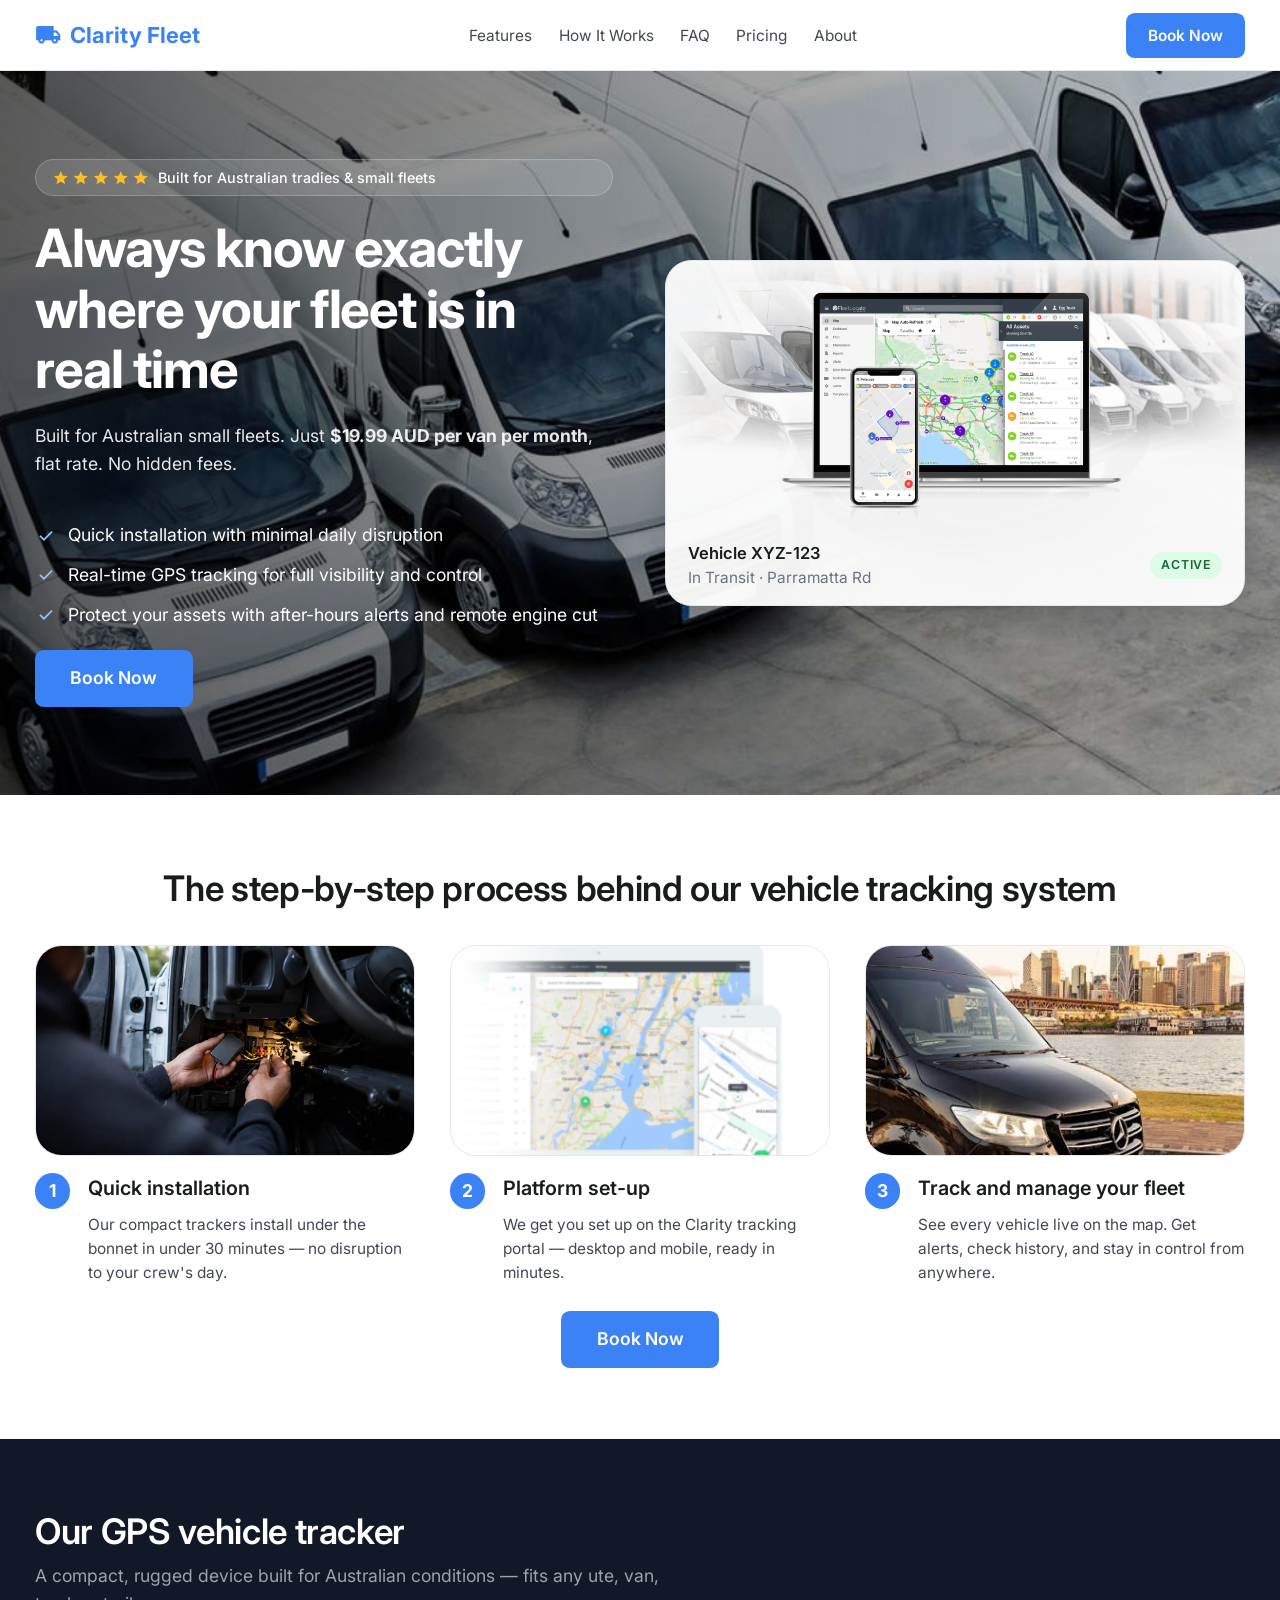
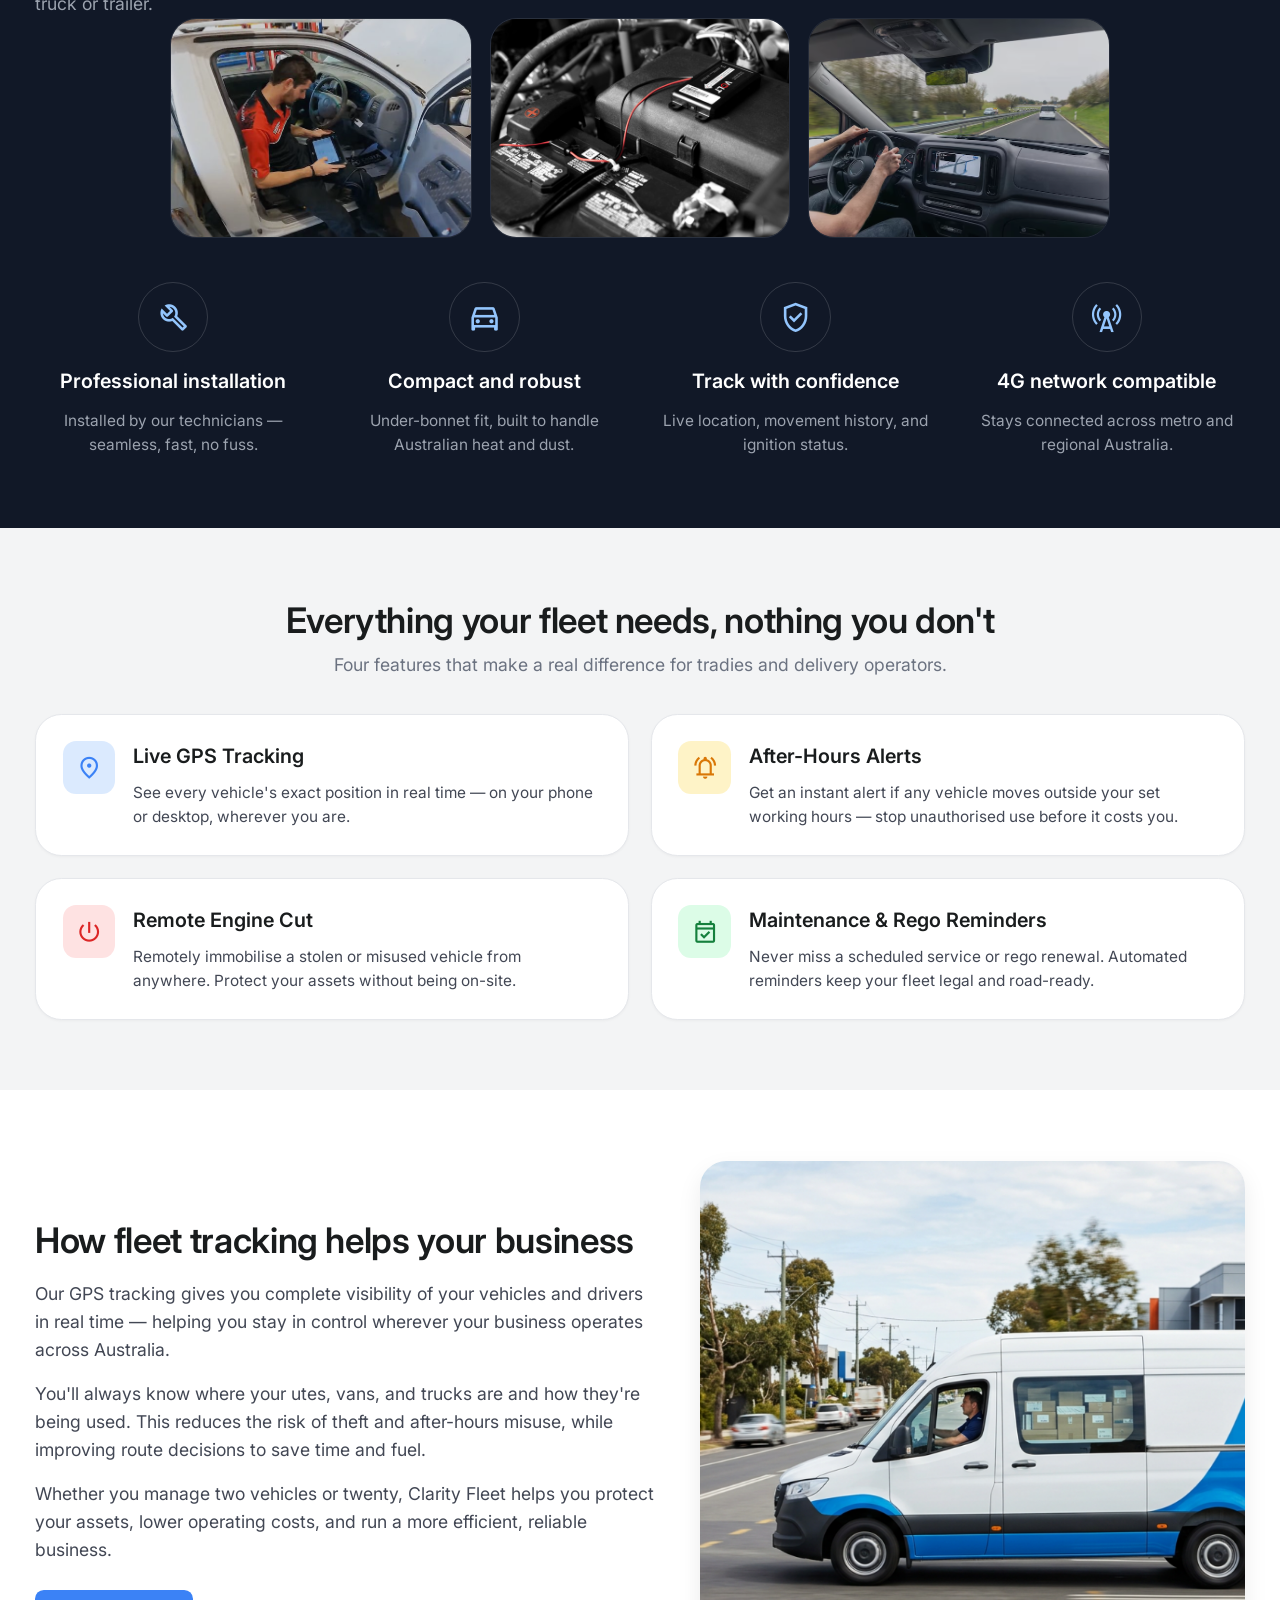
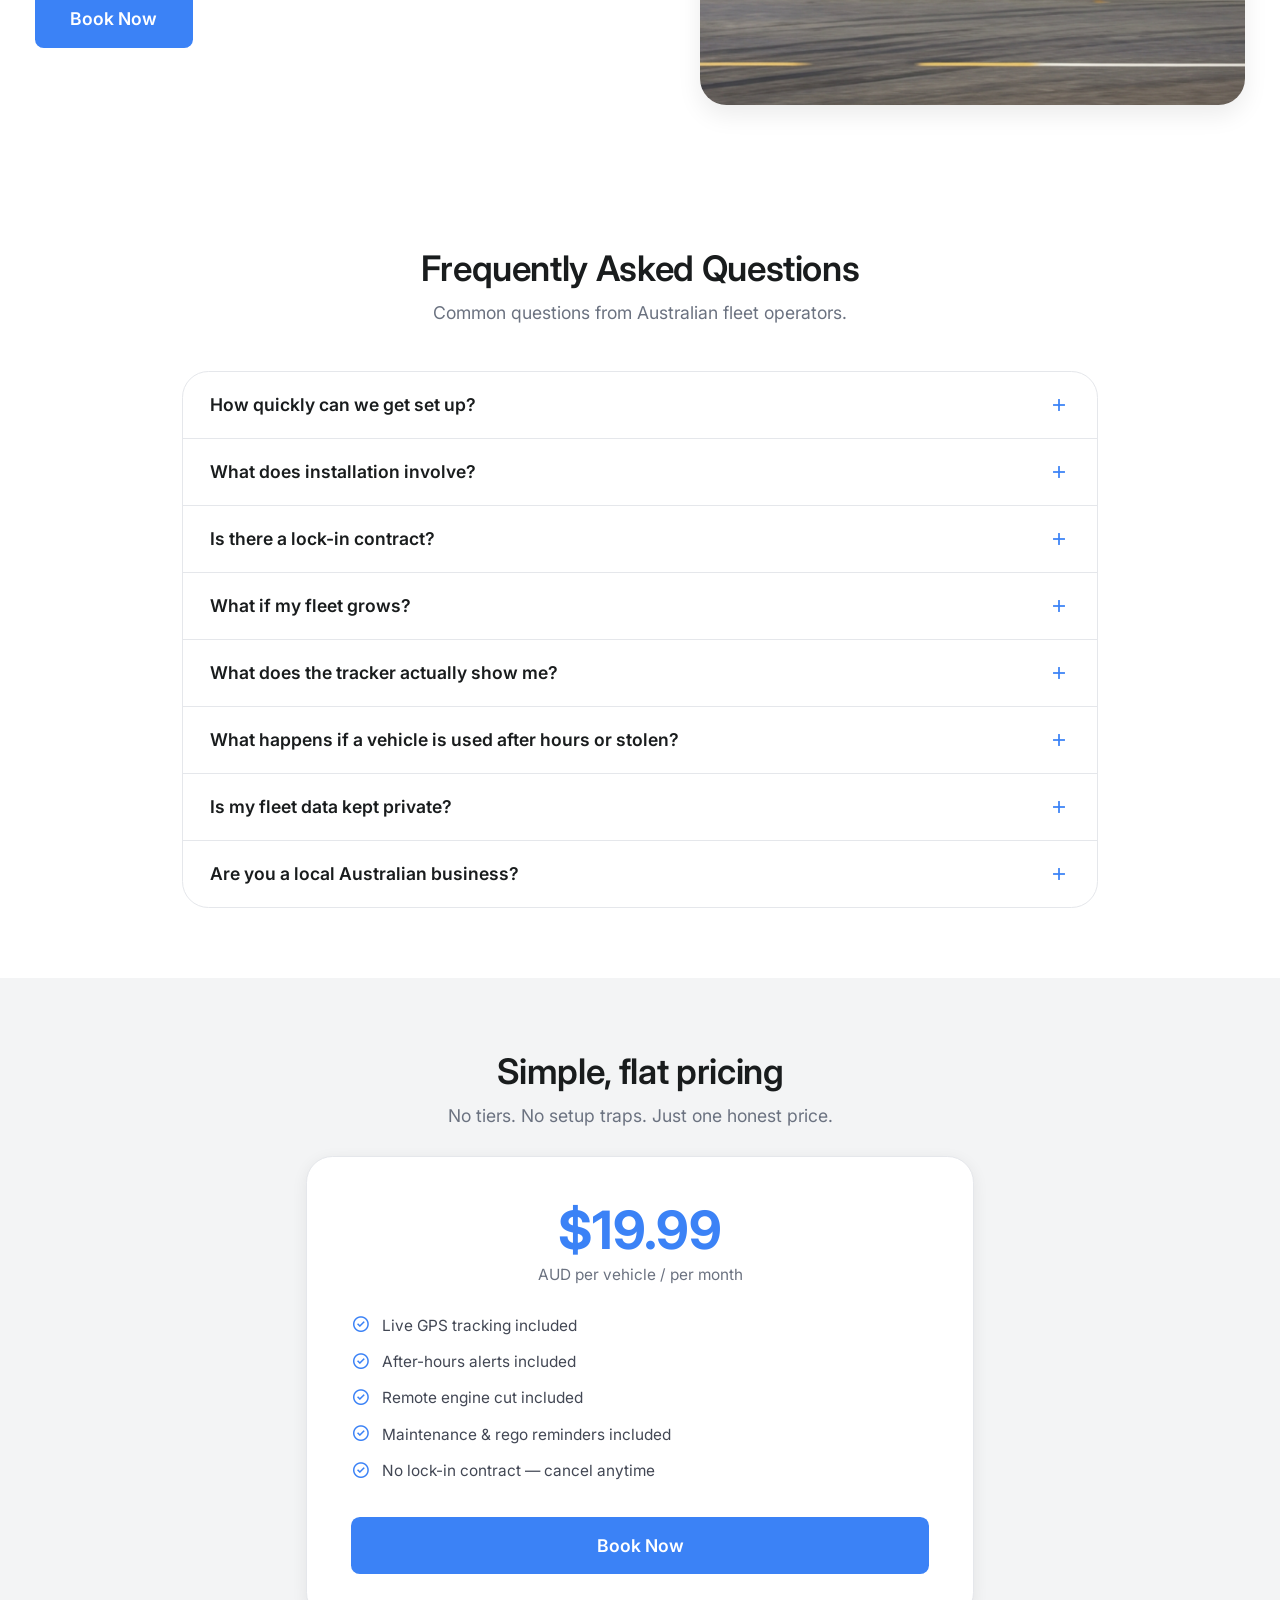
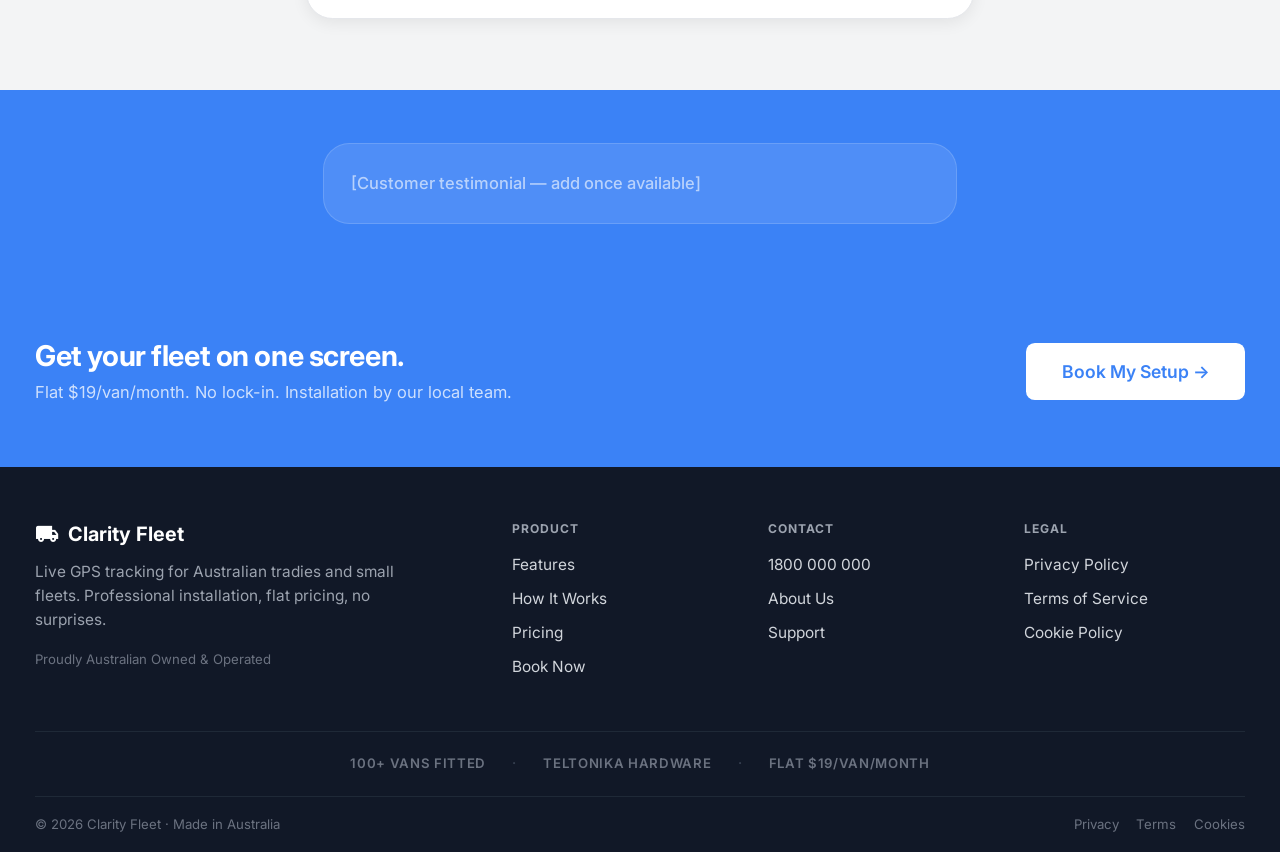
<file: index.html>
<!DOCTYPE html>
<html lang="en">
<head>
  <meta charset="utf-8">
  <meta name="viewport" content="width=device-width, initial-scale=1.0">
  <title>Clarity Fleet – GPS Tracking for Australian Tradies & Small Fleets</title>
  <meta name="description" content="Live GPS tracking for utes, vans and trucks. $19.99 AUD/van/month, flat rate. No hidden fees. Built for Australian tradies and small fleets.">

  <!-- TODO: paste Google Ads gtag conversion snippet here -->

  <link rel="preconnect" href="https://fonts.googleapis.com">
  <link rel="preconnect" href="https://fonts.gstatic.com" crossorigin>
  <link href="https://fonts.googleapis.com/css2?family=Inter:wght@400;500;600;700&display=swap" rel="stylesheet">
  <link href="https://fonts.googleapis.com/css2?family=Material+Symbols+Outlined:wght,FILL@400,0..1&display=block" rel="stylesheet">
  <link rel="stylesheet" href="styles.css">
  <link rel="stylesheet" href="landing.css">
</head>
<body>

<!-- ── NAV ── -->
<nav class="nav">
  <div class="container nav-inner">
    <a class="nav-brand" href="index.html">
      <span class="material-symbols-outlined" style="font-variation-settings:'FILL' 1;">local_shipping</span>
      Clarity Fleet
    </a>
    <ul class="nav-links">
      <li><a href="#features">Features</a></li>
      <li><a href="#how-it-works">How It Works</a></li>
      <li><a href="#faq">FAQ</a></li>
      <li><a href="#pricing">Pricing</a></li>
      <li><a href="#about">About</a></li>
    </ul>
    <a class="btn btn-primary book-now-link" href="book.html">Book Now</a>
  </div>
</nav>

<!-- ── HERO ── -->
<section class="hero">
  <div class="container hero-inner">
    <div class="hero-copy">
      <div class="trust-strip">
        <span class="stars">
          <span class="material-symbols-outlined" style="font-variation-settings:'FILL' 1;">star</span>
          <span class="material-symbols-outlined" style="font-variation-settings:'FILL' 1;">star</span>
          <span class="material-symbols-outlined" style="font-variation-settings:'FILL' 1;">star</span>
          <span class="material-symbols-outlined" style="font-variation-settings:'FILL' 1;">star</span>
          <span class="material-symbols-outlined" style="font-variation-settings:'FILL' 1;">star</span>
        </span>
        Built for Australian tradies &amp; small fleets
      </div>

      <h1 class="text-display text-white">
        Always know exactly where your fleet is in real time
      </h1>

      <p class="text-body-lg text-white" style="max-width:32rem;opacity:.9;">
        Built for Australian small fleets. Just <strong>$19.99 AUD per van per month</strong>, flat rate. No hidden fees.
      </p>

      <ul class="check-list" style="color:#fff;">
        <li>
          <span class="material-symbols-outlined" style="color:#93c5fd;">check</span>
          Quick installation with minimal daily disruption
        </li>
        <li>
          <span class="material-symbols-outlined" style="color:#93c5fd;">check</span>
          Real-time GPS tracking for full visibility and control
        </li>
        <li>
          <span class="material-symbols-outlined" style="color:#93c5fd;">check</span>
          Protect your assets with after-hours alerts and remote engine cut
        </li>
      </ul>

      <div>
        <a class="btn btn-primary btn-primary-lg book-now-link" href="book.html">Book Now</a>
      </div>
    </div>

    <div class="hero-card">
      <img src="dashboard-mockup.jpg" alt="Clarity Fleet live tracking dashboard on laptop and phone">
      <div class="hero-card-footer">
        <div>
          <p class="text-title" style="font-size:.9375rem;">Vehicle XYZ-123</p>
          <p class="text-body text-muted">In Transit · Parramatta Rd</p>
        </div>
        <span class="vehicle-badge">Active</span>
      </div>
    </div>
  </div>
</section>

<!-- ── HOW IT WORKS ── -->
<section class="section" style="background:#fff;" id="how-it-works">
  <div class="container">
    <div class="text-center mb-8 max-w-2xl">
      <h2 class="text-headline">The step-by-step process behind our vehicle tracking system</h2>
    </div>

    <div class="process-grid">
      <div style="display:flex;flex-direction:column;gap:1rem;">
        <img class="process-img" src="process-1-install.jpg" alt="Technician wiring GPS tracker into vehicle fuse panel">
        <div style="display:flex;gap:1rem;align-items:flex-start;">
          <span class="step-badge">1</span>
          <div>
            <p class="text-title mb-2">Quick installation</p>
            <p class="text-body">Our compact trackers install under the bonnet in under 30 minutes — no disruption to your crew's day.</p>
          </div>
        </div>
      </div>

      <div style="display:flex;flex-direction:column;gap:1rem;">
        <img class="process-img" src="process-2-setup.jpg" alt="Setting up the Clarity Fleet tracking portal on phone and desktop">
        <div style="display:flex;gap:1rem;align-items:flex-start;">
          <span class="step-badge">2</span>
          <div>
            <p class="text-title mb-2">Platform set-up</p>
            <p class="text-body">We get you set up on the Clarity tracking portal — desktop and mobile, ready in minutes.</p>
          </div>
        </div>
      </div>

      <div style="display:flex;flex-direction:column;gap:1rem;">
        <img class="process-img" src="process-3-tracking.jpg" alt="Van out on the road across Sydney">
        <div style="display:flex;gap:1rem;align-items:flex-start;">
          <span class="step-badge">3</span>
          <div>
            <p class="text-title mb-2">Track and manage your fleet</p>
            <p class="text-body">See every vehicle live on the map. Get alerts, check history, and stay in control from anywhere.</p>
          </div>
        </div>
      </div>
    </div>

    <div class="text-center mt-6">
      <a class="btn btn-primary btn-primary-lg book-now-link" href="book.html">Book Now</a>
    </div>
  </div>
</section>

<!-- ── HARDWARE / TRACKER ── -->
<section class="hw-section">
  <div class="container">
    <h2 class="text-headline text-white mb-2">Our GPS vehicle tracker</h2>
    <p class="text-body-lg" style="color:#9ca3af;max-width:36rem;">A compact, rugged device built for Australian conditions — fits any ute, van, truck or trailer.</p>

    <div class="hw-images">
      <img class="hw-img-side" src="hardware-side-1.jpg" alt="Auto electrician tools and equipment">
      <img class="hw-img-main" src="hardware-main.jpg" alt="GPS tracker installed on vehicle battery in engine bay">
      <img class="hw-img-side" src="hardware-side-2.jpg" alt="Open engine bay panel ready for tracker installation">
    </div>

    <div class="hw-grid">
      <div class="hw-feature">
        <div class="hw-feature-icon"><span class="material-symbols-outlined">build</span></div>
        <p class="text-title text-white">Professional installation</p>
        <p class="text-body" style="color:#9ca3af;">Installed by our technicians — seamless, fast, no fuss.</p>
      </div>
      <div class="hw-feature">
        <div class="hw-feature-icon"><span class="material-symbols-outlined">directions_car</span></div>
        <p class="text-title text-white">Compact and robust</p>
        <p class="text-body" style="color:#9ca3af;">Under-bonnet fit, built to handle Australian heat and dust.</p>
      </div>
      <div class="hw-feature">
        <div class="hw-feature-icon"><span class="material-symbols-outlined">verified_user</span></div>
        <p class="text-title text-white">Track with confidence</p>
        <p class="text-body" style="color:#9ca3af;">Live location, movement history, and ignition status.</p>
      </div>
      <div class="hw-feature">
        <div class="hw-feature-icon"><span class="material-symbols-outlined">cell_tower</span></div>
        <p class="text-title text-white">4G network compatible</p>
        <p class="text-body" style="color:#9ca3af;">Stays connected across metro and regional Australia.</p>
      </div>
    </div>
  </div>
</section>

<!-- ── VALUE PROPS ── -->
<section class="section" style="background:#f3f4f5;" id="features">
  <div class="container">
    <div class="text-center mb-8 max-w-2xl">
      <h2 class="text-headline">Everything your fleet needs, nothing you don't</h2>
      <p class="text-body-lg text-muted mt-2">Four features that make a real difference for tradies and delivery operators.</p>
    </div>

    <div class="vp-grid">
      <div class="vp-card">
        <div class="vp-icon ic-blue"><span class="material-symbols-outlined">location_on</span></div>
        <div>
          <p class="text-title mb-2">Live GPS Tracking</p>
          <p class="text-body">See every vehicle's exact position in real time — on your phone or desktop, wherever you are.</p>
        </div>
      </div>
      <div class="vp-card">
        <div class="vp-icon ic-amber"><span class="material-symbols-outlined">notifications_active</span></div>
        <div>
          <p class="text-title mb-2">After-Hours Alerts</p>
          <p class="text-body">Get an instant alert if any vehicle moves outside your set working hours — stop unauthorised use before it costs you.</p>
        </div>
      </div>
      <div class="vp-card">
        <div class="vp-icon ic-red"><span class="material-symbols-outlined">power_settings_new</span></div>
        <div>
          <p class="text-title mb-2">Remote Engine Cut</p>
          <p class="text-body">Remotely immobilise a stolen or misused vehicle from anywhere. Protect your assets without being on-site.</p>
        </div>
      </div>
      <div class="vp-card">
        <div class="vp-icon ic-green"><span class="material-symbols-outlined">event_available</span></div>
        <div>
          <p class="text-title mb-2">Maintenance &amp; Rego Reminders</p>
          <p class="text-body">Never miss a scheduled service or rego renewal. Automated reminders keep your fleet legal and road-ready.</p>
        </div>
      </div>
    </div>
  </div>
</section>

<!-- ── BENEFITS ── -->
<section class="section" style="background:#fff;">
  <div class="container benefits-inner">
    <div class="benefits-copy">
      <h2 class="text-headline mb-4">How fleet tracking helps your business</h2>
      <p class="text-body-lg" style="margin-bottom:.875rem;">Our GPS tracking gives you complete visibility of your vehicles and drivers in real time — helping you stay in control wherever your business operates across Australia.</p>
      <p class="text-body-lg" style="margin-bottom:.875rem;">You'll always know where your utes, vans, and trucks are and how they're being used. This reduces the risk of theft and after-hours misuse, while improving route decisions to save time and fuel.</p>
      <p class="text-body-lg">Whether you manage two vehicles or twenty, Clarity Fleet helps you protect your assets, lower operating costs, and run a more efficient, reliable business.</p>
      <div class="mt-6">
        <a class="btn btn-primary btn-primary-lg book-now-link" href="book.html">Book Now</a>
      </div>
    </div>
    <div class="benefits-img">
      <img src="benefits-photo.jpg" alt="Van on the road representing a small Australian fleet">
    </div>
  </div>
</section>

<!-- ── FAQ ── -->
<section class="section faq-section" id="faq">
  <div class="container text-center max-w-2xl">
    <h2 class="text-headline">Frequently Asked Questions</h2>
    <p class="text-body-lg text-muted mt-2">Common questions from Australian fleet operators.</p>

    <div class="faq-list">

      <div class="faq-item">
        <button class="faq-question" aria-expanded="false">
          How quickly can we get set up?
          <span class="material-symbols-outlined faq-icon">add</span>
        </button>
        <div class="faq-answer">
          <p>Once you book, our team is in touch within 1 business day to schedule installation. Each vehicle takes under 30 minutes to fit, with minimal disruption to your day. If you've got more than a couple of vehicles, no need to bring them to us — we'll come to you and fit the whole fleet on site.</p>
        </div>
      </div>

      <div class="faq-item">
        <button class="faq-question" aria-expanded="false">
          What does installation involve?
          <span class="material-symbols-outlined faq-icon">add</span>
        </button>
        <div class="faq-answer">
          <p>Each tracker is professionally installed by our technician, wired directly into your vehicle's ignition circuit — a permanent, secure fit, not a plug-in dongle that can be bumped loose or unplugged. It's fitted neatly under the dashboard, completely out of sight, so there's nothing visible for anyone to tamper with or notice.</p>
        </div>
      </div>

      <div class="faq-item">
        <button class="faq-question" aria-expanded="false">
          Is there a lock-in contract?
          <span class="material-symbols-outlined faq-icon">add</span>
        </button>
        <div class="faq-answer">
          <p>No lock-in, no long-term contract, no surprises. Cancel anytime.</p>
        </div>
      </div>

      <div class="faq-item">
        <button class="faq-question" aria-expanded="false">
          What if my fleet grows?
          <span class="material-symbols-outlined faq-icon">add</span>
        </button>
        <div class="faq-answer">
          <p>As your fleet grows, we simply add the new tracker to your vehicle and connect it straight into your existing dashboard, right alongside the rest of your fleet.</p>
        </div>
      </div>

      <div class="faq-item">
        <button class="faq-question" aria-expanded="false">
          What does the tracker actually show me?
          <span class="material-symbols-outlined faq-icon">add</span>
        </button>
        <div class="faq-answer">
          <p>Live GPS location, ignition status, and movement history — full visibility of where every vehicle is and whether it's running. It doesn't read engine fault codes or full vehicle diagnostics.</p>
        </div>
      </div>

      <div class="faq-item">
        <button class="faq-question" aria-expanded="false">
          What happens if a vehicle is used after hours or stolen?
          <span class="material-symbols-outlined faq-icon">add</span>
        </button>
        <div class="faq-answer">
          <p>You'll get an alert the moment a vehicle moves outside your set working hours, so you can act on it straight away.</p>
        </div>
      </div>

      <div class="faq-item">
        <button class="faq-question" aria-expanded="false">
          Is my fleet data kept private?
          <span class="material-symbols-outlined faq-icon">add</span>
        </button>
        <div class="faq-answer">
          <p>Yes. Your fleet data is only ever accessible to you and your team — no other Clarity Fleet customer can see it, and it's never shared or sold to third parties. Everything's hosted on a secure server, and your data is used for one purpose only: powering your own dashboard so you can see your own fleet.</p>
        </div>
      </div>

      <div class="faq-item">
        <button class="faq-question" aria-expanded="false">
          Are you a local Australian business?
          <span class="material-symbols-outlined faq-icon">add</span>
        </button>
        <div class="faq-answer">
          <p>Yes — Clarity Fleet is Australian owned and operated. When you call, you're speaking directly to the person who built and runs the platform, not a call centre.</p>
        </div>
      </div>

    </div>
  </div>
</section>

<!-- ── PRICING ── -->
<section class="section" style="background:#f3f4f5;" id="pricing">
  <div class="container text-center max-w-xl">
    <h2 class="text-headline mb-2">Simple, flat pricing</h2>
    <p class="text-body-lg text-muted mb-6">No tiers. No setup traps. Just one honest price.</p>

    <div class="card" style="padding:2.5rem;box-shadow:0 4px 16px rgba(0,0,0,.07);">
      <div style="font-size:3rem;font-weight:700;color:var(--primary);line-height:1.1;">$19.99</div>
      <div class="text-body text-muted" style="margin-top:.25rem;margin-bottom:1.5rem;">AUD per vehicle / per month</div>

      <ul style="list-style:none;display:flex;flex-direction:column;gap:.75rem;text-align:left;margin-bottom:2rem;">
        <li style="display:flex;align-items:center;gap:.625rem;"><span class="material-symbols-outlined" style="color:var(--primary);font-size:1.125rem;">check_circle</span>Live GPS tracking included</li>
        <li style="display:flex;align-items:center;gap:.625rem;"><span class="material-symbols-outlined" style="color:var(--primary);font-size:1.125rem;">check_circle</span>After-hours alerts included</li>
        <li style="display:flex;align-items:center;gap:.625rem;"><span class="material-symbols-outlined" style="color:var(--primary);font-size:1.125rem;">check_circle</span>Remote engine cut included</li>
        <li style="display:flex;align-items:center;gap:.625rem;"><span class="material-symbols-outlined" style="color:var(--primary);font-size:1.125rem;">check_circle</span>Maintenance &amp; rego reminders included</li>
        <li style="display:flex;align-items:center;gap:.625rem;"><span class="material-symbols-outlined" style="color:var(--primary);font-size:1.125rem;">check_circle</span>No lock-in contract — cancel anytime</li>
      </ul>

      <a class="btn btn-primary btn-primary-lg book-now-link" href="book.html" style="width:100%;justify-content:center;">Book Now</a>
    </div>
  </div>
</section>

<!-- ── TESTIMONIAL ── -->
<section class="testimonial-section" id="about">
  <div class="container">
    <div class="testimonial-grid testimonial-grid--single">
      <div class="testimonial-card">
        <p class="testimonial-quote" style="font-style:normal;color:rgba(255,255,255,.6);">[Customer testimonial — add once available]</p>
      </div>
    </div>
  </div>
</section>

<!-- ── PRE-FOOTER ── -->
<section class="prefooter">
  <div class="container prefooter-inner">
    <div>
      <p class="prefooter-headline">Get your fleet on one screen.</p>
      <p class="prefooter-sub">Flat $19/van/month. No lock-in. Installation by our local team.</p>
    </div>
    <a class="btn btn-white btn-primary-lg book-now-link" href="book.html">Book My Setup →</a>
  </div>
</section>

<!-- ── FOOTER ── -->
<footer class="footer">
  <div class="container">

    <div class="footer-main">
      <div class="footer-cols">

        <!-- Brand column -->
        <div>
          <a class="footer-brand" href="index.html">
            <span class="material-symbols-outlined" style="font-variation-settings:'FILL' 1;">local_shipping</span>
            Clarity Fleet
          </a>
          <p class="footer-tagline">Live GPS tracking for Australian tradies and small fleets. Professional installation, flat pricing, no surprises.</p>
          <p class="footer-origin">Proudly Australian Owned &amp; Operated</p>
        </div>

        <!-- Product column -->
        <div>
          <p class="footer-col-heading">Product</p>
          <ul class="footer-col-links">
            <li><a href="#features">Features</a></li>
            <li><a href="#how-it-works">How It Works</a></li>
            <li><a href="#pricing">Pricing</a></li>
            <li><a href="book.html">Book Now</a></li>
          </ul>
        </div>

        <!-- Contact column -->
        <div>
          <p class="footer-col-heading">Contact</p>
          <ul class="footer-col-links">
            <!-- TODO: replace placeholder phone number -->
            <li><a href="tel:1800000000">1800 000 000</a></li>
            <li><a href="#about">About Us</a></li>
            <li><a href="#">Support</a></li>
          </ul>
        </div>

        <!-- Legal column -->
        <div>
          <p class="footer-col-heading">Legal</p>
          <ul class="footer-col-links">
            <li><a href="#">Privacy Policy</a></li>
            <li><a href="#">Terms of Service</a></li>
            <li><a href="#">Cookie Policy</a></li>
          </ul>
        </div>

      </div>
    </div>

    <!-- Trust strip -->
    <div class="footer-trust">
      <span>100+ Vans Fitted</span>
      <span class="footer-trust-sep">·</span>
      <span>Teltonika Hardware</span>
      <span class="footer-trust-sep">·</span>
      <span>Flat $19/Van/Month</span>
      <!-- TODO: add client logos here once available -->
    </div>

    <!-- Bottom bar -->
    <div class="footer-bottom">
      <span>&copy; 2026 Clarity Fleet · Made in Australia</span>
      <ul class="footer-links">
        <li><a href="#">Privacy</a></li>
        <li><a href="#">Terms</a></li>
        <li><a href="#">Cookies</a></li>
      </ul>
    </div>

  </div>
</footer>

<script>
  // Preserve UTM / gclid params on all Book Now links
  (function () {
    var qs = window.location.search;
    if (!qs) return;
    document.querySelectorAll('.book-now-link').forEach(function (el) {
      var base = el.getAttribute('href').split('?')[0];
      el.setAttribute('href', base + qs);
    });
  })();

  // FAQ accordion
  (function () {
    document.querySelectorAll('.faq-question').forEach(function (btn) {
      btn.addEventListener('click', function () {
        var item = btn.parentElement;
        var answer = item.querySelector('.faq-answer');
        var isOpen = item.classList.contains('open');

        // Close all open items first
        document.querySelectorAll('.faq-item.open').forEach(function (openItem) {
          openItem.classList.remove('open');
          openItem.querySelector('.faq-question').setAttribute('aria-expanded', 'false');
          openItem.querySelector('.faq-answer').style.maxHeight = '0';
        });

        // Open this item if it was previously closed
        if (!isOpen) {
          item.classList.add('open');
          btn.setAttribute('aria-expanded', 'true');
          answer.style.maxHeight = answer.scrollHeight + 'px';
        }
      });
    });
  })();
</script>

</body>
</html>
</file>
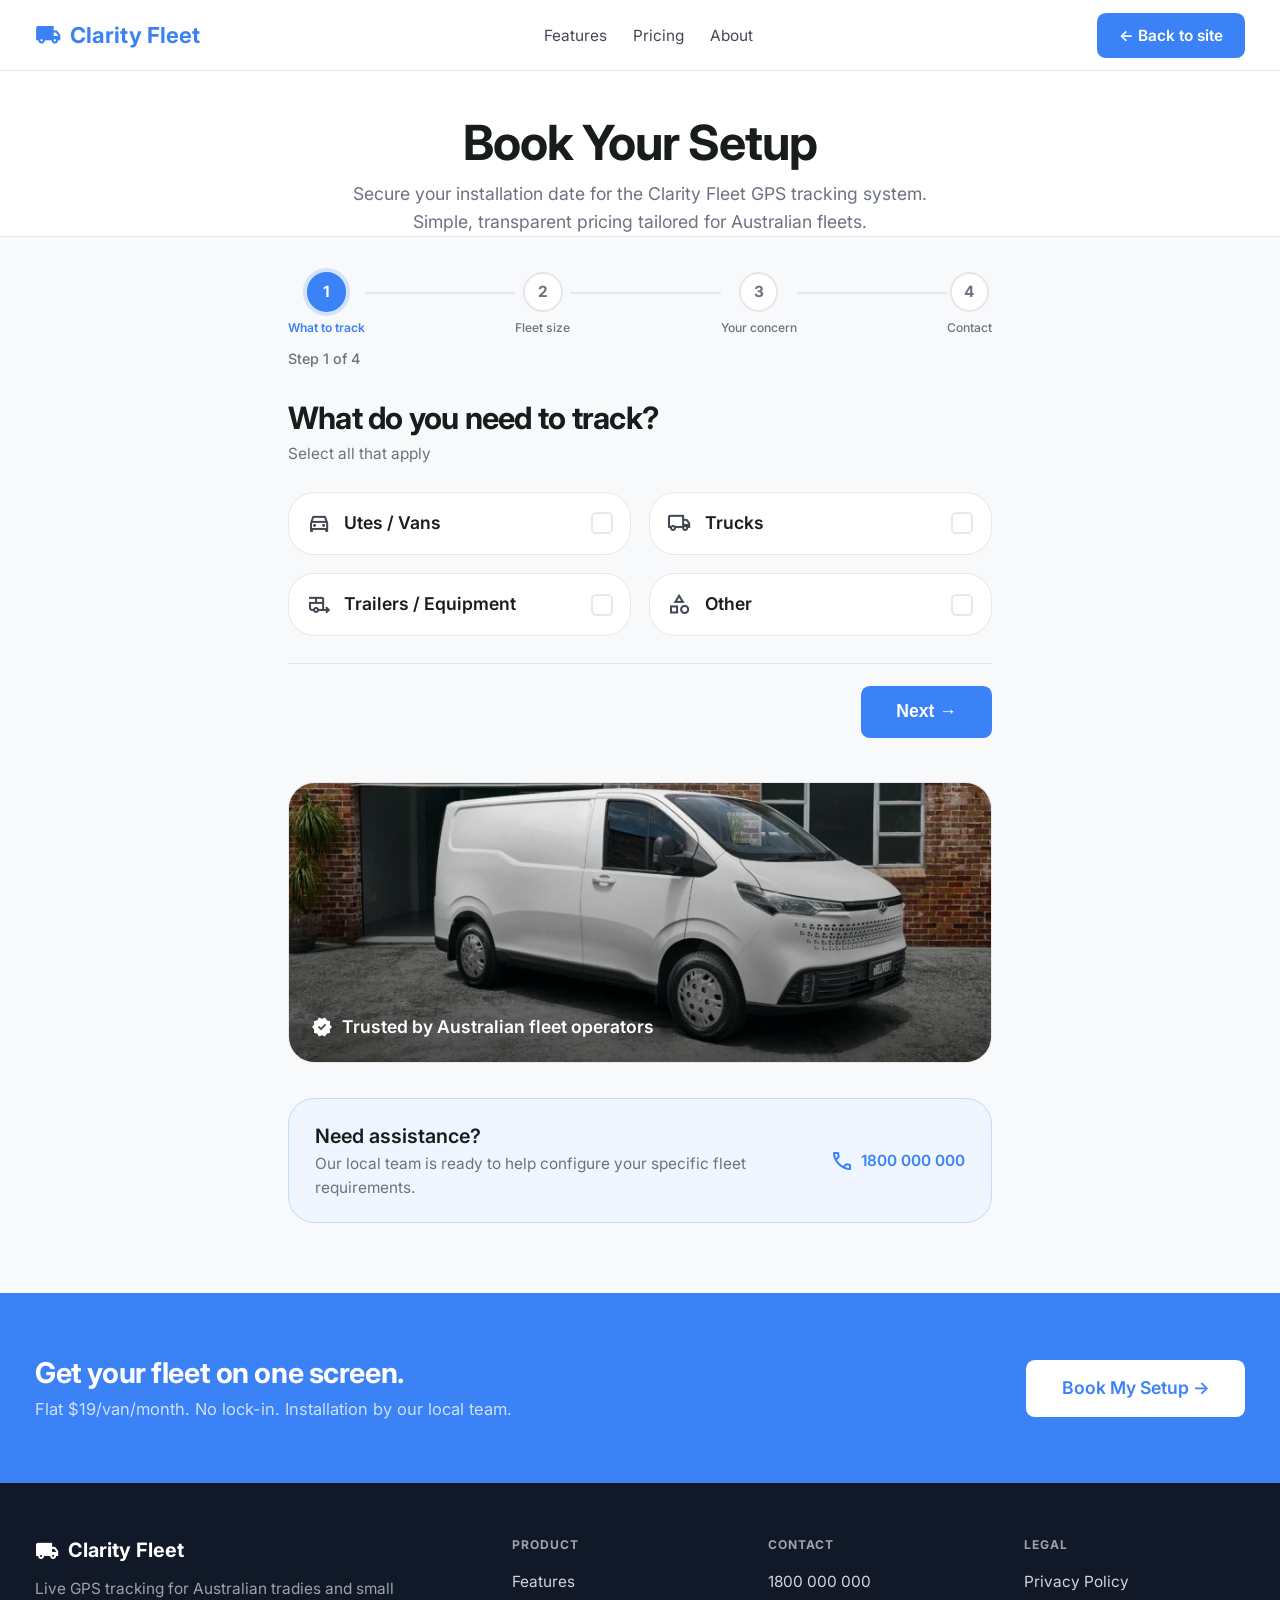
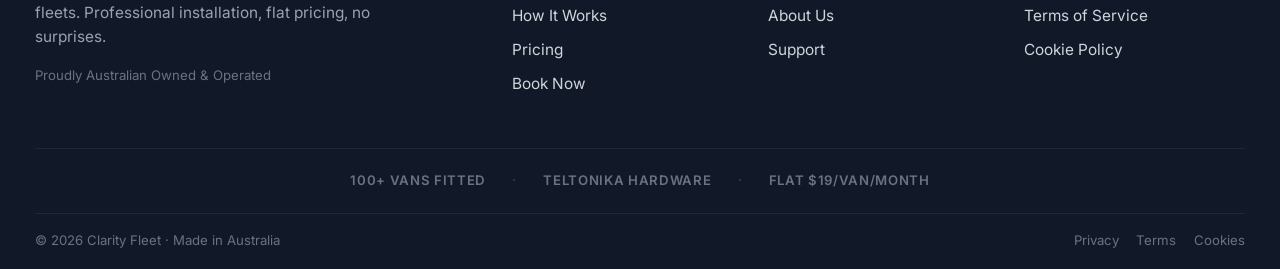
<file: book.html>
<!DOCTYPE html>
<html lang="en">
<head>
  <meta charset="utf-8">
  <meta name="viewport" content="width=device-width, initial-scale=1.0">
  <title>Book Your Setup – Clarity Fleet</title>
  <meta name="description" content="Book a Clarity Fleet GPS tracker installation for your fleet. Quick setup, flat $19.99 AUD/van/month pricing.">

  <!-- TODO: paste Google Ads gtag conversion snippet here -->

  <link rel="preconnect" href="https://fonts.googleapis.com">
  <link rel="preconnect" href="https://fonts.gstatic.com" crossorigin>
  <link href="https://fonts.googleapis.com/css2?family=Inter:wght@400;500;600;700&display=swap" rel="stylesheet">
  <link href="https://fonts.googleapis.com/css2?family=Material+Symbols+Outlined:wght,FILL@400,0..1&display=block" rel="stylesheet">
  <link rel="stylesheet" href="styles.css">
  <link rel="stylesheet" href="booking.css">
</head>
<body>

<!-- ── NAV ── -->
<nav class="nav">
  <div class="container nav-inner">
    <a class="nav-brand" href="index.html">
      <span class="material-symbols-outlined" style="font-variation-settings:'FILL' 1;">local_shipping</span>
      Clarity Fleet
    </a>
    <ul class="nav-links">
      <li><a href="index.html#features">Features</a></li>
      <li><a href="index.html#pricing">Pricing</a></li>
      <li><a href="index.html#about">About</a></li>
    </ul>
    <a class="btn btn-primary" href="index.html">← Back to site</a>
  </div>
</nav>

<!-- ── PAGE HEADER ── -->
<div class="page-header">
  <div class="container page-header-inner">
    <h1 class="text-display" style="font-size:clamp(1.875rem,4vw,2.75rem);">Book Your Setup</h1>
    <p class="text-body-lg text-muted mt-2" style="max-width:36rem;">
      Secure your installation date for the Clarity Fleet GPS tracking system. Simple, transparent pricing tailored for Australian fleets.
    </p>
  </div>
</div>

<!-- ── MAIN ── -->
<main class="container">

  <!-- Thank-you state (hidden until submit) -->
  <div class="thankyou-state" id="thankYouState">
    <div class="ty-icon-wrap">
      <span class="material-symbols-outlined" style="font-variation-settings:'FILL' 1;">check_circle</span>
    </div>
    <h2 class="ty-headline">You're Booked In!</h2>
    <p class="ty-sub">Our team will be in touch shortly to lock in a time that works for you. We're looking forward to it — welcome aboard.</p>

    <div class="ty-next">
      <p class="ty-next-heading">What happens next</p>
      <div class="ty-next-list">
        <div class="ty-next-item">
          <div class="ty-next-num">1</div>
          <p class="ty-next-text"><strong>We'll call you within 1 business day</strong>Our local team will reach out to confirm your installation date and answer any questions.</p>
        </div>
        <div class="ty-next-item">
          <div class="ty-next-num">2</div>
          <p class="ty-next-text"><strong>Installation — under 30 minutes per vehicle</strong>Our technician installs the tracker under the bonnet with minimal disruption to your fleet.</p>
        </div>
        <div class="ty-next-item">
          <div class="ty-next-num">3</div>
          <p class="ty-next-text"><strong>You're live on the platform</strong>We set you up on the Clarity Fleet portal — desktop and mobile — and you're tracking from day one.</p>
        </div>
      </div>
    </div>

    <div class="ty-actions">
      <a class="btn btn-primary btn-primary-lg" href="tel:1800000000">
        <span class="material-symbols-outlined">call</span>
        1800 000 000
      </a>
      <a class="btn btn-outline btn-primary-lg" href="index.html">← Back to site</a>
    </div>
  </div>

  <!-- Booking canvas (hidden after submit) -->
  <div class="booking-canvas">

    <!-- Progress stepper -->
    <div class="stepper" id="stepperNav">
      <div class="stepper-step active" data-stepper-step="1">
        <div class="stepper-circle">
          <span class="stepper-num">1</span>
          <span class="material-symbols-outlined stepper-check" style="font-variation-settings:'FILL' 1;">check</span>
        </div>
        <span class="stepper-label">What to track</span>
      </div>
      <div class="stepper-track"></div>
      <div class="stepper-step" data-stepper-step="2">
        <div class="stepper-circle">
          <span class="stepper-num">2</span>
          <span class="material-symbols-outlined stepper-check" style="font-variation-settings:'FILL' 1;">check</span>
        </div>
        <span class="stepper-label">Fleet size</span>
      </div>
      <div class="stepper-track"></div>
      <div class="stepper-step" data-stepper-step="3">
        <div class="stepper-circle">
          <span class="stepper-num">3</span>
          <span class="material-symbols-outlined stepper-check" style="font-variation-settings:'FILL' 1;">check</span>
        </div>
        <span class="stepper-label">Your concern</span>
      </div>
      <div class="stepper-track"></div>
      <div class="stepper-step" data-stepper-step="4">
        <div class="stepper-circle">
          <span class="stepper-num">4</span>
          <span class="material-symbols-outlined stepper-check" style="font-variation-settings:'FILL' 1;">check</span>
        </div>
        <span class="stepper-label">Contact</span>
      </div>
    </div>
    <p class="stepper-counter" id="stepCounter">Step 1 of 4</p>

    <form id="bookingForm" novalidate>

      <!-- ── STEP 1: What to track ── -->
      <div class="step-panel" data-step="1">
        <div class="step-heading">
          <h2>What do you need to track?</h2>
          <p>Select all that apply</p>
        </div>

        <div class="grid-2">
          <label class="option-card">
            <span class="option-card-label"><span class="material-symbols-outlined">directions_car</span>Utes / Vans</span>
            <input type="checkbox" name="track_type" value="utes-vans">
            <span class="custom-control custom-control--checkbox" aria-hidden="true"></span>
          </label>
          <label class="option-card">
            <span class="option-card-label"><span class="material-symbols-outlined">local_shipping</span>Trucks</span>
            <input type="checkbox" name="track_type" value="trucks">
            <span class="custom-control custom-control--checkbox" aria-hidden="true"></span>
          </label>
          <label class="option-card">
            <span class="option-card-label"><span class="material-symbols-outlined">rv_hookup</span>Trailers / Equipment</span>
            <input type="checkbox" name="track_type" value="trailers-equipment">
            <span class="custom-control custom-control--checkbox" aria-hidden="true"></span>
          </label>
          <label class="option-card">
            <span class="option-card-label"><span class="material-symbols-outlined">category</span>Other</span>
            <input type="checkbox" name="track_type" value="other">
            <span class="custom-control custom-control--checkbox" aria-hidden="true"></span>
          </label>
        </div>

        <div class="step-nav">
          <button class="btn btn-primary btn-primary-lg" type="button" data-next="2">Next →</button>
        </div>
      </div>

      <!-- ── STEP 2: Fleet size ── -->
      <div class="step-panel hidden" data-step="2">
        <div class="step-heading">
          <h2>How many vehicles in your fleet?</h2>
        </div>

        <div class="grid-2">
          <label class="option-card">
            <span class="option-card-label">1–2</span>
            <input type="radio" name="fleet_size" value="1-2">
            <span class="custom-control custom-control--radio" aria-hidden="true"></span>
          </label>
          <label class="option-card">
            <span class="option-card-label">3–10</span>
            <input type="radio" name="fleet_size" value="3-10">
            <span class="custom-control custom-control--radio" aria-hidden="true"></span>
          </label>
          <label class="option-card">
            <span class="option-card-label">11–25</span>
            <input type="radio" name="fleet_size" value="11-25">
            <span class="custom-control custom-control--radio" aria-hidden="true"></span>
          </label>
          <label class="option-card">
            <span class="option-card-label">26+</span>
            <input type="radio" name="fleet_size" value="26+">
            <span class="custom-control custom-control--radio" aria-hidden="true"></span>
          </label>
        </div>

        <div class="step-nav has-back">
          <button class="btn btn-outline" type="button" data-back="1">← Back</button>
          <button class="btn btn-primary btn-primary-lg" type="button" data-next="3">Next →</button>
        </div>
      </div>

      <!-- ── STEP 3: Main concerns ── -->
      <div class="step-panel hidden" data-step="3">
        <div class="step-heading">
          <h2>What are your biggest concerns?</h2>
          <p>Select all that apply.</p>
        </div>

        <div class="option-list">
          <label class="option-card">
            <span class="option-card-label"><span class="material-symbols-outlined">location_searching</span>I can't see where my vehicles are</span>
            <input type="checkbox" name="main_concern" value="visibility">
            <span class="custom-control custom-control--checkbox" aria-hidden="true"></span>
          </label>
          <label class="option-card">
            <span class="option-card-label"><span class="material-symbols-outlined">bedtime</span>After-hours misuse or theft</span>
            <input type="checkbox" name="main_concern" value="after-hours">
            <span class="custom-control custom-control--checkbox" aria-hidden="true"></span>
          </label>
          <label class="option-card">
            <span class="option-card-label"><span class="material-symbols-outlined">event_available</span>Missed maintenance or rego renewals</span>
            <input type="checkbox" name="main_concern" value="maintenance">
            <span class="custom-control custom-control--checkbox" aria-hidden="true"></span>
          </label>
          <label class="option-card">
            <span class="option-card-label"><span class="material-symbols-outlined">more_horiz</span>Something else</span>
            <input type="checkbox" name="main_concern" value="other">
            <span class="custom-control custom-control--checkbox" aria-hidden="true"></span>
          </label>
        </div>

        <div class="step-nav has-back">
          <button class="btn btn-outline" type="button" data-back="2">← Back</button>
          <button class="btn btn-primary btn-primary-lg" type="button" data-next="4">Next →</button>
        </div>
      </div>

      <!-- ── STEP 4: Contact form ── -->
      <div class="step-panel hidden" data-step="4">
        <div class="step-heading">
          <h2>Tell us about your business</h2>
          <p>Your details help us schedule your installation and ensure local compliance.</p>
        </div>

        <div class="card step-contact-card">
          <div class="form-grid-2">
            <div class="form-group">
              <label class="form-label" for="fullName">Full Name <span style="color:#dc2626;">*</span></label>
              <input class="form-input" id="fullName" type="text" placeholder="Jane Smith" required>
            </div>
            <div class="form-group">
              <label class="form-label" for="businessName">Business Name <span style="color:#dc2626;">*</span></label>
              <input class="form-input" id="businessName" type="text" placeholder="Smith Plumbing Pty Ltd" required>
            </div>
          </div>

          <div class="form-grid-2 mt-4">
            <div class="form-group">
              <label class="form-label" for="email">Work Email <span style="color:#dc2626;">*</span></label>
              <input class="form-input" id="email" type="email" placeholder="jane@smithplumbing.com.au" required>
            </div>
            <div class="form-group">
              <label class="form-label" for="phone">Contact Phone Number <span style="color:#dc2626;">*</span></label>
              <input class="form-input" id="phone" type="tel" placeholder="0400 000 000" required>
            </div>
          </div>

          <div class="form-group mt-4">
            <label class="form-label" for="suburb">Suburb <span style="color:#dc2626;">*</span></label>
            <input class="form-input" id="suburb" type="text" placeholder="Parramatta NSW" required>
          </div>

          <div class="form-group mt-4">
            <label class="form-label" for="message">Notes (optional)</label>
            <textarea class="form-textarea" id="message" placeholder="Anything we should know before your installation?"></textarea>
          </div>

          <div class="form-actions-wrap">
            <div class="trust-banner">
              <span class="material-symbols-outlined" style="font-variation-settings:'FILL' 1;">shield_lock</span>
              Your details are encrypted and stored securely in accordance with Australian Privacy Act obligations.
            </div>
            <div class="form-actions">
              <button class="btn btn-outline" type="button" data-back="3">← Back</button>
              <button class="btn btn-primary btn-primary-lg" type="submit" style="justify-content:center;">
                <span class="material-symbols-outlined">calendar_month</span>
                Book My Setup
              </button>
            </div>
          </div>
        </div>
      </div>

    </form>

    <!-- Contextual fleet image -->
    <div class="img-strip">
      <img src="booking-fleet.jpg" alt="Australian fleet vans on the road">
      <div class="img-strip-overlay"></div>
      <div class="img-strip-caption">
        <span class="material-symbols-outlined" style="font-variation-settings:'FILL' 1;">verified</span>
        Trusted by Australian fleet operators
      </div>
    </div>

    <!-- Assistance card -->
    <div class="assist-card">
      <div>
        <p class="text-title">Need assistance?</p>
        <p class="text-body text-muted">Our local team is ready to help configure your specific fleet requirements.</p>
      </div>
      <a href="tel:1800000000">
        <span class="material-symbols-outlined">call</span>
        1800 000 000
      </a>
    </div>

  </div><!-- /.booking-canvas -->
</main>

<!-- ── PRE-FOOTER ── -->
<section class="prefooter">
  <div class="container prefooter-inner">
    <div>
      <p class="prefooter-headline">Get your fleet on one screen.</p>
      <p class="prefooter-sub">Flat $19/van/month. No lock-in. Installation by our local team.</p>
    </div>
    <a class="btn btn-white btn-primary-lg" href="book.html">Book My Setup →</a>
  </div>
</section>

<!-- ── FOOTER ── -->
<footer class="footer">
  <div class="container">

    <div class="footer-main">
      <div class="footer-cols">

        <!-- Brand column -->
        <div>
          <a class="footer-brand" href="index.html">
            <span class="material-symbols-outlined" style="font-variation-settings:'FILL' 1;">local_shipping</span>
            Clarity Fleet
          </a>
          <p class="footer-tagline">Live GPS tracking for Australian tradies and small fleets. Professional installation, flat pricing, no surprises.</p>
          <p class="footer-origin">Proudly Australian Owned &amp; Operated</p>
        </div>

        <!-- Product column -->
        <div>
          <p class="footer-col-heading">Product</p>
          <ul class="footer-col-links">
            <li><a href="index.html#features">Features</a></li>
            <li><a href="index.html#how-it-works">How It Works</a></li>
            <li><a href="index.html#pricing">Pricing</a></li>
            <li><a href="book.html">Book Now</a></li>
          </ul>
        </div>

        <!-- Contact column -->
        <div>
          <p class="footer-col-heading">Contact</p>
          <ul class="footer-col-links">
            <!-- TODO: replace placeholder phone number -->
            <li><a href="tel:1800000000">1800 000 000</a></li>
            <li><a href="index.html#about">About Us</a></li>
            <li><a href="#">Support</a></li>
          </ul>
        </div>

        <!-- Legal column -->
        <div>
          <p class="footer-col-heading">Legal</p>
          <ul class="footer-col-links">
            <li><a href="#">Privacy Policy</a></li>
            <li><a href="#">Terms of Service</a></li>
            <li><a href="#">Cookie Policy</a></li>
          </ul>
        </div>

      </div>
    </div>

    <!-- Trust strip -->
    <div class="footer-trust">
      <span>100+ Vans Fitted</span>
      <span class="footer-trust-sep">·</span>
      <span>Teltonika Hardware</span>
      <span class="footer-trust-sep">·</span>
      <span>Flat $19/Van/Month</span>
      <!-- TODO: add client logos here once available -->
    </div>

    <!-- Bottom bar -->
    <div class="footer-bottom">
      <span>&copy; 2026 Clarity Fleet · Made in Australia</span>
      <ul class="footer-links">
        <li><a href="#">Privacy</a></li>
        <li><a href="#">Terms</a></li>
        <li><a href="#">Cookies</a></li>
      </ul>
    </div>

  </div>
</footer>

<script src="booking-flow.js"></script>
</body>
</html>
</file>
<file: styles.css>
/* Clarity Fleet – shared styles */
*, *::before, *::after { box-sizing: border-box; margin: 0; padding: 0; }

:root {
  --primary:       #3b82f6;
  --primary-dark:  #2563eb;
  --primary-light: #dbeafe;
  --on-primary:    #ffffff;
  --bg:            #f8f9fa;
  --surface:       #ffffff;
  --border:        #e5e7eb;
  --border-focus:  #3b82f6;
  --heading:       #191c1d;
  --body:          #424754;
  --muted:         #6b7280;
  --success:       #166534;
  --success-bg:    #dcfce7;
  --r-card:        1.5rem;   /* 24px */
  --r-btn:         0.5rem;   /* 8px */
  --r-input:       0.5rem;
}

html { scroll-behavior: smooth; font-size: 110%; }

body {
  font-family: 'Inter', system-ui, sans-serif;
  font-size: 0.875rem;
  line-height: 1.5;
  color: var(--body);
  background-color: var(--bg);
  min-height: 100vh;
  display: flex;
  flex-direction: column;
}

img { display: block; max-width: 100%; }
a  { color: inherit; text-decoration: none; }
ul { list-style: none; }

/* ── Typography helpers ── */
.text-display  { font-size: clamp(2rem, 5vw, 3rem); font-weight: 700; line-height: 1.15; letter-spacing: -0.02em; color: var(--heading); }
.text-headline { font-size: clamp(1.5rem, 3vw, 2rem); font-weight: 600; line-height: 1.25; letter-spacing: -0.01em; color: var(--heading); }
.text-title    { font-size: 1.125rem; font-weight: 600; line-height: 1.55; color: var(--heading); }
.text-body-lg  { font-size: 1rem; font-weight: 400; line-height: 1.6; }
.text-body     { font-size: 0.875rem; font-weight: 400; line-height: 1.55; }
.text-label    { font-size: 0.75rem; font-weight: 500; letter-spacing: 0.02em; }

/* ── Layout ── */
.container {
  width: 100%;
  max-width: 1320px;
  margin-inline: auto;
  padding-inline: 1rem;
}
@media (min-width: 768px) { .container { padding-inline: 2rem; } }

/* ── Nav ── */
.nav {
  position: sticky;
  top: 0;
  z-index: 50;
  background: var(--surface);
  border-bottom: 1px solid var(--border);
}
.nav-inner {
  display: flex;
  align-items: center;
  justify-content: space-between;
  height: 4rem;
}
.nav-brand {
  font-size: 1.25rem;
  font-weight: 700;
  color: var(--primary);
  display: flex;
  align-items: center;
  gap: 0.5rem;
}
.nav-brand .material-symbols-outlined { font-size: 1.5rem; }
.nav-links { display: none; gap: 1.5rem; align-items: center; }
@media (min-width: 768px) { .nav-links { display: flex; } }
.nav-links a { color: var(--body); font-size: 0.875rem; transition: color .2s; }
.nav-links a:hover { color: var(--primary); }

/* ── Buttons ── */
.btn {
  display: inline-flex;
  align-items: center;
  justify-content: center;
  gap: 0.5rem;
  padding: 0.625rem 1.25rem;
  border-radius: var(--r-btn);
  font-size: 0.875rem;
  font-weight: 600;
  cursor: pointer;
  border: none;
  transition: background .2s, transform .1s;
  text-decoration: none;
  white-space: nowrap;
}
.btn:active { transform: scale(0.97); }

.btn-primary {
  background: var(--primary);
  color: var(--on-primary);
}
.btn-primary:hover { background: var(--primary-dark); }

.btn-primary-lg {
  padding: 0.875rem 2rem;
  font-size: 1rem;
  font-weight: 600;
}

.btn-outline {
  background: transparent;
  border: 1.5px solid var(--border);
  color: var(--heading);
}
.btn-outline:hover { border-color: var(--primary); color: var(--primary); }

/* ── Cards ── */
.card {
  background: var(--surface);
  border: 1px solid var(--border);
  border-radius: var(--r-card);
  padding: 1.5rem;
}

/* ── Selectable option cards (booking flow) ── */
.option-card {
  display: flex;
  align-items: center;
  justify-content: space-between;
  gap: 1rem;
  padding: 1rem;
  background: var(--surface);
  border: 1.5px solid var(--border);
  border-radius: var(--r-card);
  cursor: pointer;
  transition: border-color .15s, box-shadow .15s;
  user-select: none;
}
.option-card:hover { border-color: var(--primary); }
.option-card.selected {
  border-color: var(--primary);
  box-shadow: 0 0 0 2px var(--primary);
}

.option-card-label {
  display: flex;
  align-items: center;
  gap: 0.75rem;
  font-size: 1rem;
  font-weight: 600;
  color: var(--heading);
}
.option-card-label .material-symbols-outlined {
  font-size: 1.375rem;
  color: var(--body);
}

/* ── Form inputs ── */
.form-group { display: flex; flex-direction: column; gap: 0.25rem; }
.form-label { font-size: 0.75rem; font-weight: 500; color: var(--heading); letter-spacing: 0.02em; }
.form-input, .form-textarea {
  width: 100%;
  padding: 0.625rem 0.875rem;
  border: 1.5px solid var(--border);
  border-radius: var(--r-input);
  background: var(--surface);
  color: var(--heading);
  font-size: 0.875rem;
  font-family: inherit;
  transition: border-color .15s, box-shadow .15s;
  outline: none;
}
.form-input:focus, .form-textarea:focus {
  border-color: var(--border-focus);
  box-shadow: 0 0 0 3px rgba(59,130,246,.15);
}
.form-textarea { resize: vertical; min-height: 110px; }

/* ── Trust badge (star strip) ── */
.trust-strip {
  display: inline-flex;
  align-items: center;
  gap: 0.5rem;
  background: rgba(255,255,255,.12);
  border: 1px solid rgba(255,255,255,.2);
  border-radius: 999px;
  padding: 0.375rem 0.875rem;
  font-size: 0.8125rem;
  color: #fff;
  font-weight: 500;
}
.trust-strip .stars { display: flex; gap: 2px; color: #fbbf24; }
.trust-strip .stars .material-symbols-outlined { font-size: 1rem; }

/* ── Pre-footer CTA band ── */
.prefooter {
  background: var(--primary);
  padding-block: 3.5rem;
  margin-top: auto;
}
.prefooter-inner {
  display: flex;
  flex-direction: column;
  align-items: center;
  gap: 1.5rem;
  text-align: center;
}
@media (min-width: 640px) {
  .prefooter-inner {
    flex-direction: row;
    justify-content: space-between;
    text-align: left;
  }
}
.prefooter-headline {
  font-size: clamp(1.25rem, 3vw, 1.625rem);
  font-weight: 700;
  color: #fff;
  letter-spacing: -0.015em;
  line-height: 1.25;
}
.prefooter-sub {
  font-size: 0.9375rem;
  color: rgba(255,255,255,.75);
  margin-top: .375rem;
}
.btn-white {
  background: #fff;
  color: var(--primary);
  flex-shrink: 0;
}
.btn-white:hover { background: #f0f5ff; }

/* ── Footer ── */
.footer { background: #111827; }
.footer-main { padding-block: 3rem; }
.footer-cols {
  display: grid;
  grid-template-columns: 1fr;
  gap: 2rem;
}
@media (min-width: 640px)  { .footer-cols { grid-template-columns: 1fr 1fr; } }
@media (min-width: 1024px) { .footer-cols { grid-template-columns: 2fr 1fr 1fr 1fr; } }
.footer-brand {
  font-size: 1.125rem;
  font-weight: 700;
  color: #fff;
  display: flex;
  align-items: center;
  gap: .5rem;
}
.footer-brand .material-symbols-outlined { font-size: 1.375rem; }
.footer-tagline {
  font-size: 0.875rem;
  color: #9ca3af;
  margin-top: .625rem;
  line-height: 1.55;
  max-width: 22rem;
}
.footer-origin {
  font-size: 0.75rem;
  color: #6b7280;
  margin-top: 1rem;
}
.footer-col-heading {
  font-size: 0.6875rem;
  font-weight: 700;
  letter-spacing: .08em;
  text-transform: uppercase;
  color: #9ca3af;
  margin-bottom: .875rem;
}
.footer-col-links { display: flex; flex-direction: column; gap: .625rem; }
.footer-col-links a {
  font-size: 0.875rem;
  color: #d1d5db;
  transition: color .2s;
}
.footer-col-links a:hover { color: #fff; }
.footer-trust {
  border-top: 1px solid #1f2937;
  padding-block: 1.25rem;
  display: flex;
  flex-wrap: wrap;
  align-items: center;
  justify-content: center;
  gap: .625rem 1.5rem;
  font-size: 0.75rem;
  font-weight: 600;
  letter-spacing: .05em;
  text-transform: uppercase;
  color: #6b7280;
}
.footer-trust-sep { color: #374151; }
.footer-bottom {
  border-top: 1px solid #1f2937;
  padding-block: 1rem;
  display: flex;
  flex-direction: column;
  align-items: center;
  gap: .5rem;
  text-align: center;
  font-size: 0.75rem;
  color: #6b7280;
}
@media (min-width: 640px) {
  .footer-bottom {
    flex-direction: row;
    justify-content: space-between;
    text-align: left;
  }
}
.footer-links { display: flex; flex-wrap: wrap; gap: 1rem; }
.footer-links a { color: #6b7280; transition: color .2s; }
.footer-links a:hover { color: #9ca3af; }

/* ── Section spacing ── */
.section { padding-block: 4rem; }
.section-sm { padding-block: 2.5rem; }

/* ── Progress bar (booking) ── */
.progress-bar {
  display: flex;
  flex-direction: column;
  gap: 0.5rem;
  margin-bottom: 2.5rem;
}
.progress-steps {
  display: flex;
  justify-content: space-between;
}
.progress-steps span {
  font-size: 0.75rem;
  font-weight: 500;
  color: var(--muted);
  letter-spacing: 0.02em;
}
.progress-steps span.active { color: var(--primary); font-weight: 600; }
.progress-track {
  display: flex;
  gap: 0.375rem;
  height: 0.375rem;
}
.progress-track .seg {
  flex: 1;
  border-radius: 999px;
  background: #e5e7eb;
  transition: background .3s;
}
.progress-track .seg.active { background: var(--primary); }

/* ── Thank-you state ── */
.thankyou-state {
  display: none;
  flex-direction: column;
  align-items: center;
  text-align: center;
  gap: 1.5rem;
  padding: 3rem 1.5rem;
}
.thankyou-state.visible { display: flex; }
.thankyou-icon {
  width: 5rem;
  height: 5rem;
  border-radius: 50%;
  background: var(--success-bg);
  display: flex;
  align-items: center;
  justify-content: center;
}
.thankyou-icon .material-symbols-outlined {
  font-size: 2.5rem;
  color: var(--success);
}

/* ── Image placeholders ── */
.img-placeholder {
  display: flex;
  align-items: center;
  justify-content: center;
  background: #cbd5e1;
  color: #475569;
  font-size: 0.8125rem;
  font-weight: 500;
  text-align: center;
  padding: 0.5rem;
  border-radius: var(--r-card);
  border: 1px solid #94a3b8;
  line-height: 1.4;
}

/* ── Utility ── */
.sr-only { position: absolute; width: 1px; height: 1px; overflow: hidden; clip: rect(0,0,0,0); }
.hidden   { display: none !important; }
.flex     { display: flex; }
.items-center { align-items: center; }
.gap-2 { gap: 0.5rem; }
.gap-4 { gap: 1rem; }
.mt-2  { margin-top: 0.5rem; }
.mt-4  { margin-top: 1rem; }
.mt-6  { margin-top: 1.5rem; }
.mb-2  { margin-bottom: 0.5rem; }
.mb-4  { margin-bottom: 1rem; }
.mb-6  { margin-bottom: 1.5rem; }
.mb-8  { margin-bottom: 2rem; }
.grid-2 { display: grid; grid-template-columns: 1fr; gap: 1rem; }
@media (min-width: 640px) { .grid-2 { grid-template-columns: 1fr 1fr; } }
.grid-4 { display: grid; grid-template-columns: 1fr 1fr; gap: 1rem; }
@media (min-width: 768px) { .grid-4 { grid-template-columns: repeat(4, 1fr); } }
.text-center { text-align: center; }
.text-muted  { color: var(--muted); }
.text-primary { color: var(--primary); }
.text-white  { color: #fff; }
.font-bold   { font-weight: 700; }
.font-semibold { font-weight: 600; }
.w-full { width: 100%; }
.max-w-xl { max-width: 42rem; margin-inline: auto; }
.max-w-2xl { max-width: 56rem; margin-inline: auto; }
.rounded-full { border-radius: 999px; }
</file>
<file: landing.css>
/* Clarity Fleet – landing page styles */

/* ── Hero ── */
.hero {
  position: relative;
  overflow: hidden;
  background:
    linear-gradient(to right, rgba(0,0,0,.65) 0%, rgba(0,0,0,.40) 50%, rgba(0,0,0,.2) 100%),
    url('hero-fleet.jpg') center/cover no-repeat;
  padding-block: 5rem;
}
.hero-inner { display: flex; flex-direction: column; gap: 2rem; }
@media (min-width: 768px) {
  .hero-inner { flex-direction: row; align-items: center; gap: 3rem; }
  .hero-copy  { flex: 1; min-width: 0; }
  .hero-card  { flex: 1; min-width: 0; }
}
.hero-copy { display: flex; flex-direction: column; gap: 1.25rem; }
.hero-card {
  background: rgba(255,255,255,.95);
  border-radius: var(--r-card);
  overflow: hidden;
  border: 1px solid var(--border);
  box-shadow: 0 10px 25px rgba(0,0,0,.12);
}
.hero-card img { width: 100%; height: 264px; object-fit: cover; }
.hero-card-footer {
  display: flex;
  align-items: center;
  justify-content: space-between;
  padding: 0.875rem 1.25rem;
}
.vehicle-badge {
  background: var(--success-bg);
  color: var(--success);
  font-size: 0.7rem;
  font-weight: 600;
  letter-spacing: 0.06em;
  text-transform: uppercase;
  padding: 0.25rem 0.625rem;
  border-radius: 999px;
}

/* ── Process section ── */
.process-grid { display: grid; grid-template-columns: 1fr; gap: 2rem; }
@media (min-width: 768px) { .process-grid { grid-template-columns: repeat(3, 1fr); } }
.process-img {
  width: 100%; height: 12rem;
  object-fit: cover;
  border-radius: var(--r-card);
  border: 1px solid var(--border);
  flex-shrink: 0;
}
.step-badge {
  flex-shrink: 0;
  width: 2rem; height: 2rem;
  border-radius: 50%;
  background: var(--primary);
  color: #fff;
  font-size: 1rem; font-weight: 700;
  display: flex; align-items: center; justify-content: center;
}

/* ── Value props ── */
.vp-grid { display: grid; grid-template-columns: 1fr; gap: 1.25rem; }
@media (min-width: 640px) { .vp-grid { grid-template-columns: 1fr 1fr; } }
.vp-card {
  background: var(--surface);
  border: 1px solid var(--border);
  border-radius: var(--r-card);
  padding: 1.5rem;
  display: flex; gap: 1rem; align-items: flex-start;
  box-shadow: 0 1px 3px rgba(0,0,0,.04);
  transition: box-shadow .2s;
}
.vp-card:hover { box-shadow: 0 4px 12px rgba(0,0,0,.08); }
.vp-icon {
  flex-shrink: 0;
  width: 3rem; height: 3rem;
  border-radius: 0.75rem;
  display: flex; align-items: center; justify-content: center;
}
.vp-icon .material-symbols-outlined { font-size: 1.5rem; }
.ic-blue  { background: var(--primary-light); }
.ic-blue  .material-symbols-outlined { color: var(--primary); }
.ic-amber { background: #fef3c7; }
.ic-amber .material-symbols-outlined { color: #d97706; }
.ic-red   { background: #fee2e2; }
.ic-red   .material-symbols-outlined { color: #dc2626; }
.ic-green { background: var(--success-bg); }
.ic-green .material-symbols-outlined { color: #15803d; }

/* ── Hardware dark section ── */
.hw-section { background: #111827; color: #f9fafb; padding-block: 4rem; }
.hw-grid { display: grid; grid-template-columns: 1fr; gap: 2rem; margin-top: 2rem; }
@media (min-width: 640px)  { .hw-grid { grid-template-columns: repeat(2, 1fr); } }
@media (min-width: 1024px) { .hw-grid { grid-template-columns: repeat(4, 1fr); } }
.hw-feature { text-align: center; display: flex; flex-direction: column; align-items: center; gap: .75rem; }
.hw-feature-icon {
  width: 4rem; height: 4rem; border-radius: 50%;
  border: 1px solid rgba(255,255,255,.15);
  display: flex; align-items: center; justify-content: center;
}
.hw-feature-icon .material-symbols-outlined { font-size: 2rem; color: #93c5fd; }
.hw-images {
  display: flex; align-items: center; justify-content: center;
  gap: 1rem; margin-bottom: 2.5rem;
}
.hw-images > * { border-radius: var(--r-card); border: 1px solid rgba(255,255,255,.1); }
.hw-images img { object-fit: cover; }
.hw-img-side { width: 25%; height: 220px; flex-shrink: 0; opacity: .8; }
.hw-img-main { width: 33%; max-width: 300px; height: 220px; flex-shrink: 0; }
.hw-images .img-placeholder { background: #374151; color: #9ca3af; border-color: rgba(255,255,255,.1); }

/* ── Benefits section ── */
.benefits-inner { display: flex; flex-direction: column; gap: 2.5rem; }
@media (min-width: 768px) {
  .benefits-inner { flex-direction: row; align-items: center; }
  .benefits-copy  { flex: 1; }
  .benefits-img   { flex: 0 0 45%; }
}
.benefits-img img,
.benefits-img .img-placeholder { width: 100%; border-radius: var(--r-card); box-shadow: 0 10px 25px rgba(0,0,0,.08); }
.check-list { display: flex; flex-direction: column; gap: .75rem; margin-top: 1.25rem; }
.check-list li { display: flex; align-items: center; gap: .625rem; font-size: 1rem; color: inherit; }
.check-list li .material-symbols-outlined { color: var(--primary); font-size: 1.25rem; }

/* ── Testimonial ── */
.testimonial-section { background: var(--primary); padding-block: 3rem; }
.testimonial-grid {
  display: grid;
  grid-template-columns: 1fr;
  gap: 1.25rem;
}
@media (min-width: 768px) { .testimonial-grid { grid-template-columns: repeat(3, 1fr); } }
.testimonial-grid--single { grid-template-columns: 1fr; max-width: 36rem; margin-inline: auto; }
.testimonial-card {
  background: rgba(255,255,255,.1);
  border: 1px solid rgba(255,255,255,.15);
  border-radius: var(--r-card);
  padding: 1.5rem;
  display: flex;
  flex-direction: column;
  gap: .875rem;
}
.testimonial-stars { display: flex; gap: 2px; color: #fbbf24; }
.testimonial-stars .material-symbols-outlined { font-size: 1.25rem; }
.testimonial-quote {
  font-size: 0.9375rem;
  font-weight: 500; line-height: 1.6; color: #fff; font-style: italic;
  flex: 1;
}
.testimonial-card-attr {
  display: flex;
  align-items: center;
  gap: .75rem;
  padding-top: .625rem;
  border-top: 1px solid rgba(255,255,255,.12);
  margin-top: auto;
}
.testimonial-initials {
  width: 2.5rem; height: 2.5rem;
  border-radius: 50%;
  background: rgba(255,255,255,.2);
  color: #fff;
  font-size: .8125rem;
  font-weight: 700;
  display: flex;
  align-items: center;
  justify-content: center;
  flex-shrink: 0;
}

/* ── FAQ ── */
.faq-section { background: #fff; }
.faq-list {
  background: var(--surface);
  border: 1px solid var(--border);
  border-radius: var(--r-card);
  overflow: hidden;
  margin-top: 2.5rem;
  text-align: left;
}
.faq-item { border-top: 1px solid var(--border); }
.faq-item:first-child { border-top: none; }
.faq-question {
  width: 100%;
  background: none;
  border: none;
  display: flex;
  justify-content: space-between;
  align-items: center;
  gap: 1rem;
  padding: 1.25rem 1.5rem;
  font-family: inherit;
  font-size: 1rem;
  font-weight: 600;
  color: var(--heading);
  cursor: pointer;
  text-align: left;
  transition: background .15s;
}
.faq-question:hover { background: rgba(59,130,246,.04); }
.faq-icon {
  color: var(--primary);
  flex-shrink: 0;
  font-size: 1.25rem;
  transition: transform .2s ease;
}
.faq-item.open .faq-icon { transform: rotate(45deg); }
.faq-answer {
  max-height: 0;
  overflow: hidden;
  transition: max-height .3s ease;
}
.faq-answer p {
  padding: 0 1.5rem 1.25rem;
  color: var(--muted);
  font-size: 0.9375rem;
  line-height: 1.65;
}
</file>
<file: booking.css>
/* Clarity Fleet – booking page styles */

/* ── Page header ── */
.page-header {
  background: var(--surface);
  border-bottom: 1px solid var(--border);
  padding-block: 2.5rem 0;
}
.page-header-inner { max-width: 52rem; text-align: center; }
.page-header-inner p { margin-inline: auto; }
.booking-canvas { max-width: 40rem; margin-inline: auto; padding-block: 2rem 4rem; }

/* ── Step panels ── */
.step-panel { display: flex; flex-direction: column; gap: 1.5rem; }

/* ── Step heading typography ── */
.step-heading { display: flex; flex-direction: column; gap: .3rem; }
.step-heading h2 {
  font-size: clamp(1.35rem, 3vw, 1.75rem);
  font-weight: 700;
  letter-spacing: -0.025em;
  line-height: 1.2;
  color: var(--heading);
}
.step-heading p { font-size: 0.875rem; color: var(--muted); }

/* ── Progress stepper ── */
.stepper { display: flex; align-items: center; }
.stepper-step {
  display: flex;
  flex-direction: column;
  align-items: center;
  gap: .375rem;
}
.stepper-circle {
  width: 2.25rem; height: 2.25rem;
  border-radius: 50%;
  border: 2px solid var(--border);
  background: var(--surface);
  color: var(--muted);
  font-size: .875rem; font-weight: 700;
  display: flex; align-items: center; justify-content: center;
  transition: background .25s, border-color .25s, box-shadow .25s;
}
.stepper-num   { line-height: 1; }
.stepper-check { display: none; font-size: 1.125rem; }
.stepper-step.active .stepper-circle {
  border-color: var(--primary);
  background: var(--primary);
  color: #fff;
  box-shadow: 0 0 0 4px rgba(59,130,246,.18);
}
.stepper-step.completed .stepper-circle {
  border-color: var(--primary);
  background: var(--primary);
  color: #fff;
}
.stepper-step.completed .stepper-num   { display: none; }
.stepper-step.completed .stepper-check { display: block; }
.stepper-label {
  font-size: .6875rem;
  font-weight: 500;
  color: var(--muted);
  white-space: nowrap;
  text-align: center;
}
.stepper-step.active    .stepper-label { color: var(--primary); font-weight: 600; }
.stepper-step.completed .stepper-label { color: var(--body); }
.stepper-track {
  flex: 1;
  height: 2px;
  background: var(--border);
  margin-bottom: 1.25rem;
  transition: background .3s;
  min-width: .75rem;
}
.stepper-track.completed { background: var(--primary); }
.stepper-counter {
  font-size: .8125rem;
  font-weight: 500;
  color: var(--muted);
  margin-top: .625rem;
  margin-bottom: 1.75rem;
}

/* ── Option cards ── */
.option-card { transition: border-color .15s, background .15s, box-shadow .15s; }
.option-card:hover {
  border-color: var(--primary);
  background: rgba(59,130,246,.03);
}
.option-card.selected {
  border-color: var(--primary);
  background: rgba(59,130,246,.06);
  box-shadow: 0 0 0 2px var(--primary);
}
.option-card:focus-within { outline: 2px solid var(--primary); outline-offset: 2px; }

/* Hide native inputs visually while keeping them accessible */
.option-card input[type="checkbox"],
.option-card input[type="radio"] {
  position: absolute;
  opacity: 0;
  width: 0;
  height: 0;
  pointer-events: none;
}

/* Custom control shell */
.custom-control {
  width: 1.25rem; height: 1.25rem;
  border: 2px solid var(--border);
  flex-shrink: 0;
  display: flex; align-items: center; justify-content: center;
  transition: background .15s, border-color .15s;
  position: relative;
}
.custom-control--checkbox { border-radius: .3rem; }
.custom-control--radio    { border-radius: 50%; }
.option-card:hover    .custom-control { border-color: var(--primary); }
.option-card.selected .custom-control { background: var(--primary); border-color: var(--primary); }

/* Checkbox tick */
.custom-control--checkbox::after {
  content: '';
  display: block;
  width: .35rem; height: .6rem;
  border: 2.5px solid #fff;
  border-top: none; border-left: none;
  transform: rotate(45deg) translateY(-1px) scale(0);
  transition: transform .15s ease;
}
.option-card.selected .custom-control--checkbox::after {
  transform: rotate(45deg) translateY(-1px) scale(1);
}

/* Radio dot */
.custom-control--radio::after {
  content: '';
  display: block;
  width: .45rem; height: .45rem;
  border-radius: 50%;
  background: #fff;
  transform: scale(0);
  transition: transform .15s ease;
}
.option-card.selected .custom-control--radio::after { transform: scale(1); }

/* ── Option list (step 3 full-width stacked cards) ── */
.option-list { display: flex; flex-direction: column; gap: 1rem; }

/* ── Form submit row ── */
.form-actions-wrap {
  border-top: 1px solid var(--border);
  margin-top: 1.5rem;
  padding-top: 1.5rem;
  display: flex;
  flex-direction: column;
  gap: 1rem;
}
.form-actions { display: flex; flex-direction: column-reverse; gap: .875rem; }

/* ── Contact card ── */
.step-contact-card { padding: 1.5rem 1.5rem 2rem; }

/* ── Step nav ── */
.step-nav {
  display: flex;
  justify-content: flex-end;
  align-items: center;
  gap: 1rem;
  padding-top: 1.25rem;
  border-top: 1px solid var(--border);
}
.step-nav.has-back { justify-content: space-between; }

/* ── Contact form grid ── */
.form-grid-2 { display: grid; grid-template-columns: 1fr; gap: 1.25rem; }
@media (min-width: 600px) { .form-grid-2 { grid-template-columns: 1fr 1fr; } }

/* ── Trust banner ── */
.trust-banner { display: flex; align-items: center; gap: .75rem; color: var(--muted); font-size: .8125rem; }
.trust-banner .material-symbols-outlined { color: var(--primary); font-size: 1.25rem; flex-shrink: 0; }

/* ── Image strip ── */
.img-strip {
  position: relative;
  border-radius: var(--r-card);
  overflow: hidden;
  height: 16rem;
  margin-top: 2.5rem;
  border: 1px solid var(--border);
}
.img-strip img { width: 100%; height: 100%; object-fit: cover; }
.img-strip .img-placeholder { width: 100%; height: 100%; border-radius: 0; border: none; }
.img-strip-overlay {
  position: absolute; inset: 0;
  background: linear-gradient(to top, rgba(0,0,0,.55), transparent);
}
.img-strip-caption {
  position: absolute; bottom: 1.25rem; left: 1.25rem;
  color: #fff; display: flex; align-items: center; gap: .5rem;
  font-size: 1rem; font-weight: 600;
}
.img-strip-caption .material-symbols-outlined { font-size: 1.25rem; }

/* ── Assistance card ── */
.assist-card {
  background: #eff6ff; border: 1px solid #bfdbfe;
  border-radius: var(--r-card); padding: 1.25rem 1.5rem;
  display: flex; flex-direction: column; gap: .875rem; margin-top: 2rem;
}
@media (min-width: 640px) {
  .assist-card { flex-direction: row; align-items: center; justify-content: space-between; }
}
.assist-card a {
  color: var(--primary); font-weight: 600;
  display: flex; align-items: center; gap: .375rem; white-space: nowrap;
}
.assist-card a:hover { text-decoration: underline; }

/* ── Step transition animations ── */
@keyframes step-slide-in-right {
  from { opacity: 0; transform: translateX(2rem); }
  to   { opacity: 1; transform: translateX(0); }
}
@keyframes step-slide-in-left {
  from { opacity: 0; transform: translateX(-2rem); }
  to   { opacity: 1; transform: translateX(0); }
}
.step-enter-right { animation: step-slide-in-right 220ms ease-out both; }
.step-enter-left  { animation: step-slide-in-left  220ms ease-out both; }

/* ── Thank-you screen ── */
#thankYouState {
  max-width: 40rem;
  margin-inline: auto;
  padding: 3.5rem 1.5rem 4rem;
  gap: 0;
}
.ty-icon-wrap {
  width: 5.5rem; height: 5.5rem;
  border-radius: 50%;
  background: var(--success-bg);
  display: flex; align-items: center; justify-content: center;
  margin: 0 auto 1.75rem;
  animation: ty-pop .45s cubic-bezier(.34,1.56,.64,1) both;
}
@keyframes ty-pop {
  from { transform: scale(0); opacity: 0; }
  to   { transform: scale(1); opacity: 1; }
}
.ty-icon-wrap .material-symbols-outlined { font-size: 3rem; color: var(--success); }
.ty-headline {
  font-size: clamp(1.75rem, 4vw, 2.25rem);
  font-weight: 700;
  letter-spacing: -0.025em;
  line-height: 1.2;
  color: var(--heading);
  margin-bottom: .75rem;
}
.ty-sub {
  font-size: 1rem; color: var(--muted); line-height: 1.65;
  max-width: 28rem; margin-inline: auto; margin-bottom: 2.5rem;
}
.ty-next {
  background: var(--surface);
  border: 1px solid var(--border);
  border-radius: var(--r-card);
  padding: 1.5rem;
  text-align: left;
  margin-bottom: 2rem;
  width: 100%;
}
.ty-next-heading {
  font-size: .6875rem; font-weight: 700;
  letter-spacing: .08em; text-transform: uppercase;
  color: var(--muted); margin-bottom: 1.125rem;
}
.ty-next-list { display: flex; flex-direction: column; gap: 1rem; }
.ty-next-item { display: flex; align-items: flex-start; gap: .875rem; }
.ty-next-num {
  width: 1.75rem; height: 1.75rem; border-radius: 50%;
  background: var(--primary-light); color: var(--primary);
  font-size: .8125rem; font-weight: 700;
  display: flex; align-items: center; justify-content: center;
  flex-shrink: 0; margin-top: .1rem;
}
.ty-next-text { font-size: .9375rem; color: var(--body); line-height: 1.55; }
.ty-next-text strong { color: var(--heading); display: block; margin-bottom: .15rem; }
.ty-actions { display: flex; flex-direction: column; gap: .75rem; width: 100%; }
@media (min-width: 480px) { .ty-actions { flex-direction: row; justify-content: center; } }
</file>
